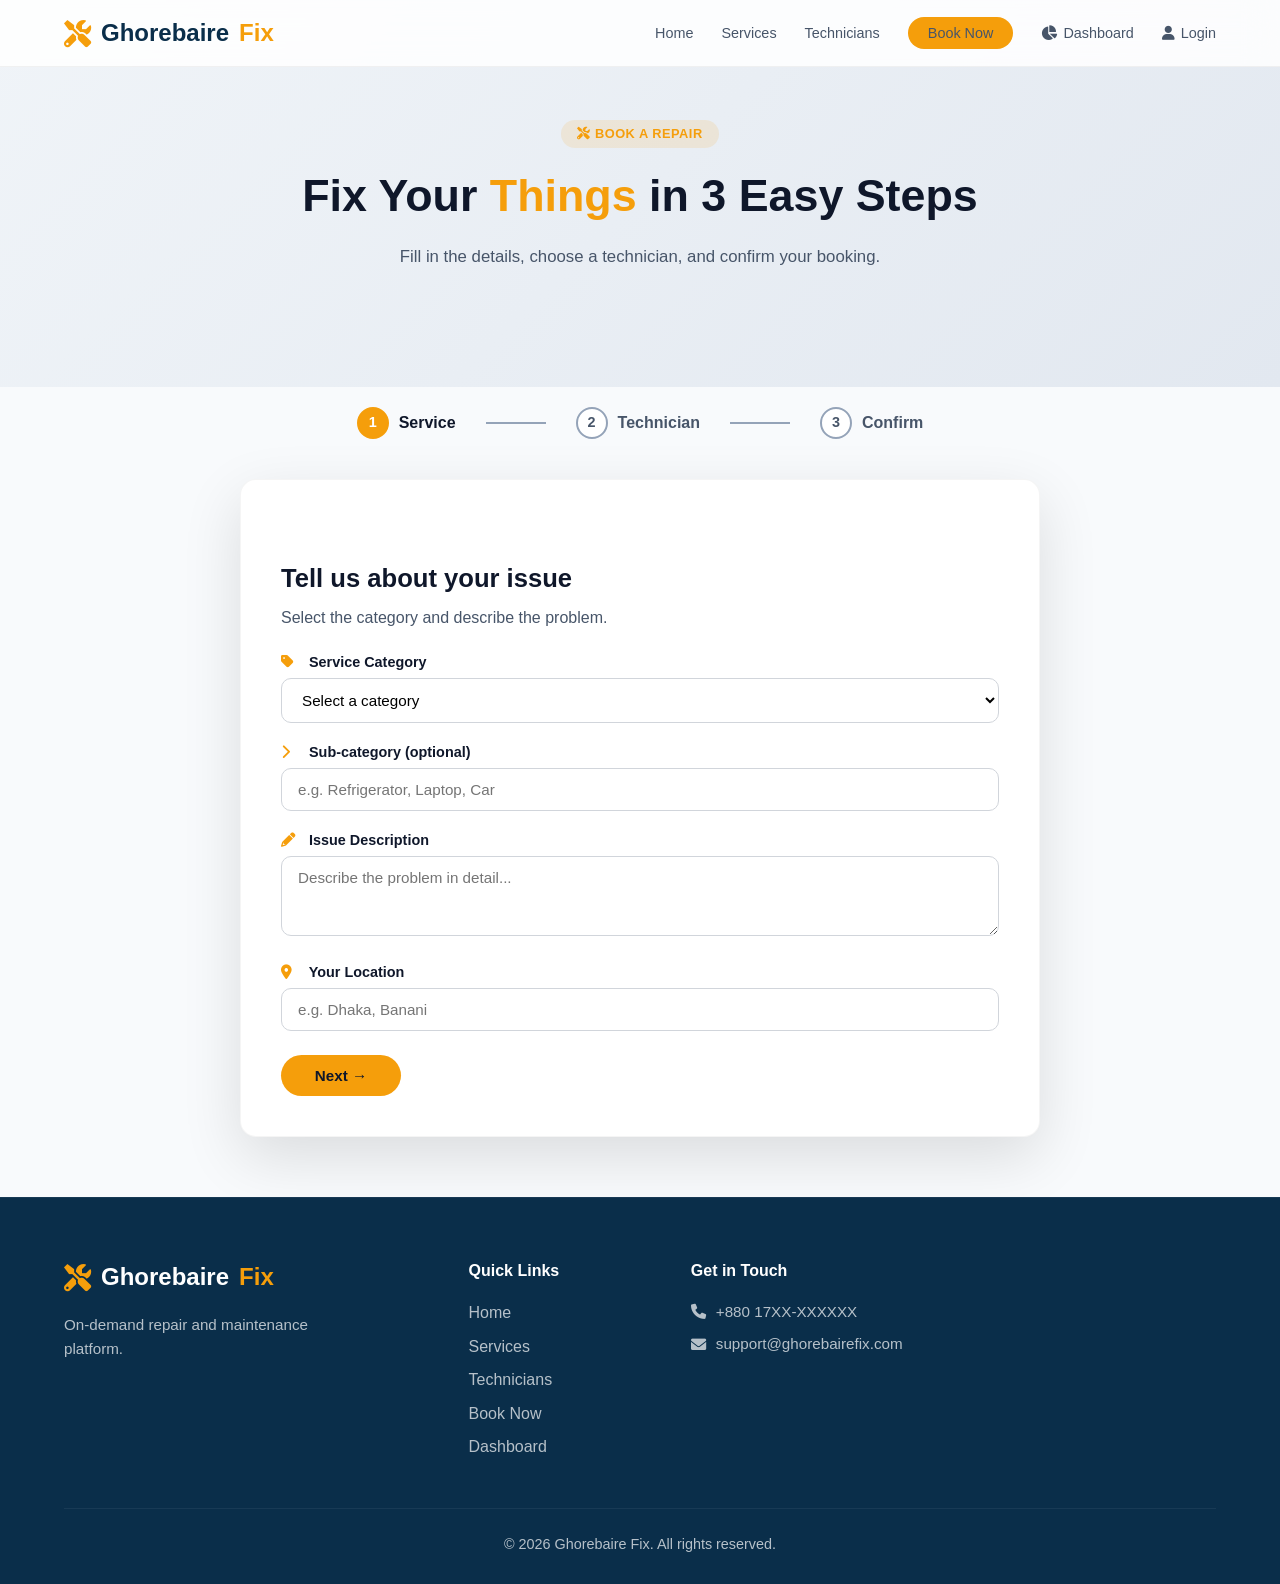
<file: book.html>
<!DOCTYPE html>
<html lang="en">
<head>
    <meta charset="UTF-8" />
    <meta name="viewport" content="width=device-width, initial-scale=1.0" />
    <title>Ghorebaire Fix — Book a Repair</title>
    <link rel="stylesheet" href="https://cdnjs.cloudflare.com/ajax/libs/font-awesome/6.0.0-beta3/css/all.min.css" />
    <link rel="stylesheet" href="style.css" />
</head>
<body>

    <!-- ===== NAVBAR ===== -->
    <nav class="navbar" id="navbar">
        <div class="container">
            <a href="index.html" class="logo"><i class="fas fa-tools"></i> Ghorebaire<span>Fix</span></a>
            <ul class="nav-links" id="navLinks">
                <li><a href="index.html">Home</a></li>
                <li><a href="index.html#services">Services</a></li>
                <li><a href="index.html#technicians">Technicians</a></li> 
                <li><a href="book.html" class="nav-cta">Book Now</a></li>
                <li><a href="dashboard.php" class="nav-dashboard"><i class="fas fa-chart-pie"></i> Dashboard</a></li>
                <li><a href="login.html" class="nav-login"><i class="fas fa-user"></i> Login</a></li>
            </ul>
            <button class="hamburger" id="hamburger"><span></span><span></span><span></span></button>
        </div>
    </nav>

    <!-- ===== HERO ===== -->
    <section class="booking-hero">
        <div class="container">
            <div class="section-header">
                <span class="tag"><i class="fas fa-tools"></i> Book a Repair</span>
                <h1>Fix Your <span>Things</span> in 3 Easy Steps</h1>
                <p>Fill in the details, choose a technician, and confirm your booking.</p>
            </div>
        </div>
    </section>

    <!-- ===== BOOKING FORM ===== -->
    <div class="container">
        <!-- Steps Indicator -->
        <div class="booking-steps">
            <div class="step-indicator active" data-step="1"><span class="step-num">1</span> Service</div>
            <div class="step-line"></div>
            <div class="step-indicator" data-step="2"><span class="step-num">2</span> Technician</div>
            <div class="step-line"></div>
            <div class="step-indicator" data-step="3"><span class="step-num">3</span> Confirm</div>
        </div>

        <div class="booking-content">
            <p id="bookingMessage" class="form-message" role="alert"></p>
            <!-- Step 1 -->
            <div class="form-step active" id="step1">
                <h3>Tell us about your issue</h3>
                <p>Select the category and describe the problem.</p>
                <div class="form-group">
                    <label for="category"><i class="fas fa-tag"></i> Service Category</label>
                    <select id="category" required>
                        <option value="">Select a category</option>
                        <option value="appliance">Home Appliance</option>
                        <option value="electronics">Electronics</option>
                        <option value="vehicle">Vehicle</option>
                        <option value="other">Other</option>
                    </select>
                </div>
                <div class="form-group">
                    <label for="subcategory"><i class="fas fa-chevron-right"></i> Sub-category (optional)</label>
                    <input type="text" id="subcategory" placeholder="e.g. Refrigerator, Laptop, Car" />
                </div>
                <div class="form-group">
                    <label for="description"><i class="fas fa-pencil-alt"></i> Issue Description</label>
                    <textarea id="description" placeholder="Describe the problem in detail..." required></textarea>
                </div>
                <div class="form-group">
                    <label for="location"><i class="fas fa-map-marker-alt"></i> Your Location</label>
                    <input type="text" id="location" placeholder="e.g. Dhaka, Banani" required />
                </div>
                <div class="booking-actions">
                    <button type="button" class="btn btn-primary" id="step1Next">Next →</button>
                </div>
            </div>

            <!-- Step 2 -->
            <div class="form-step" id="step2">
                <h3>Choose a Technician</h3>
                <p>Select from our verified experts near you.</p>
                <div class="tech-selection-grid" id="techGrid"></div>
                <div class="booking-actions">
                    <button type="button" class="btn btn-outline" id="step2Back">← Back</button>
                    <button type="button" class="btn btn-primary" id="step2Next">Next →</button>
                </div>
            </div>

            <!-- Step 3 -->
            <div class="form-step" id="step3">
                <h3>Confirm Your Booking</h3>
                <p>Review your details and confirm.</p>
                <div id="summary">
                    <p><strong>Category:</strong> <span id="summaryCategory"></span></p>
                    <p><strong>Sub-category:</strong> <span id="summarySubcategory"></span></p>
                    <p><strong>Description:</strong> <span id="summaryDescription"></span></p>
                    <p><strong>Location:</strong> <span id="summaryLocation"></span></p>
                    <p><strong>Technician:</strong> <span id="summaryTechnician"></span></p>
                </div>
                <div class="form-group">
                    <label for="bookingDate"><i class="fas fa-calendar-day"></i> Preferred Date</label>
                    <input type="date" id="bookingDate" required />
                </div>
                <div class="form-group">
                    <label for="bookingTime"><i class="fas fa-clock"></i> Preferred Time</label>
                    <input type="time" id="bookingTime" required />
                </div>
                <div class="booking-actions">
                    <button type="button" class="btn btn-outline" id="step3Back">← Back</button>
                    <button type="button" class="btn btn-primary" id="confirmBooking">Confirm Booking</button>
                </div>
            </div>

            <!-- Success -->
            <div id="bookingSuccess" style="display:none; text-align:center; padding:30px 0;">
                <i class="fas fa-check-circle" style="font-size:4rem; color:var(--accent);"></i>
                <h3 style="margin-top:12px;">Booking Confirmed!</h3>
                <p>We've sent a confirmation to your phone. Your technician will be there soon.</p>
                <a href="index.html" class="btn btn-primary" style="margin-top:20px;">Return Home</a>
            </div>
        </div>
    </div>

    <!-- ===== FOOTER ===== -->
    <footer style="margin-top:60px;">
        <div class="container">
            <div class="footer-grid">
                <div class="footer-brand">
                    <a href="index.html" class="logo"><i class="fas fa-tools"></i> Ghorebaire<span>Fix</span></a>
                    <p>On-demand repair and maintenance platform.</p>
                </div>
                <div class="footer-links">
                    <h4>Quick Links</h4>
                    <ul>
                        <li><a href="index.html">Home</a></li>
                        <li><a href="index.html#services">Services</a></li>
                        <li><a href="index.html#technicians">Technicians</a></li>
                        <li><a href="book.html">Book Now</a></li>
                         <li><a href="dashboard.php">Dashboard</a></li>
                    </ul>
                </div>
                <div class="footer-contact">
                    <h4>Get in Touch</h4>
                    <p><i class="fas fa-phone"></i> +880 17XX-XXXXXX</p>
                    <p><i class="fas fa-envelope"></i> support@ghorebairefix.com</p>
                </div>
            </div>
            <div class="footer-bottom"><p>&copy; 2026 Ghorebaire Fix. All rights reserved.</p></div>
        </div>
    </footer>

    <script src="script.js?v=20261108-2"></script>
</body>
</html>
</file>
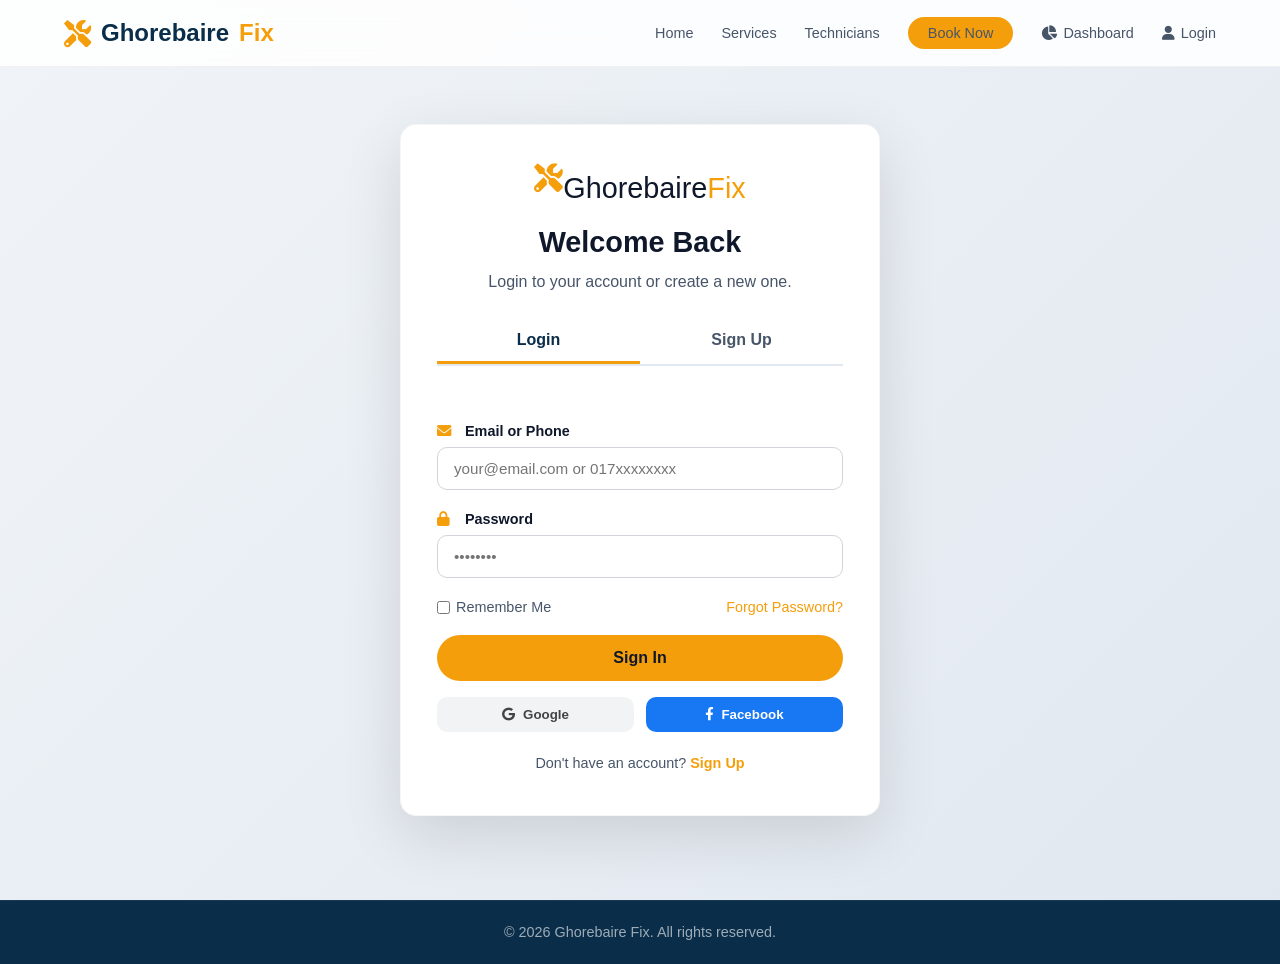
<file: login.html>
<!DOCTYPE html>
<html lang="en">
<head>
    <meta charset="UTF-8" />
    <meta name="viewport" content="width=device-width, initial-scale=1.0" />
    <title>Ghorebaire Fix — Login</title>
    <link rel="stylesheet" href="https://cdnjs.cloudflare.com/ajax/libs/font-awesome/6.0.0-beta3/css/all.min.css" />
    <link rel="stylesheet" href="style.css" />
</head>
<body>

    <!-- ===== NAVBAR ===== -->
    <nav class="navbar" id="navbar">
        <div class="container">
            <a href="index.html" class="logo"><i class="fas fa-tools"></i> Ghorebaire<span>Fix</span></a>
            <ul class="nav-links" id="navLinks">
                <li><a href="index.html">Home</a></li>
                <li><a href="index.html#services">Services</a></li>
                <li><a href="index.html#technicians">Technicians</a></li>
                <li><a href="book.html" class="nav-cta">Book Now</a></li>
                <li><a href="dashboard.php" class="nav-dashboard"><i class="fas fa-chart-pie"></i> Dashboard</a></li>
                <li><a href="login.html" class="nav-login"><i class="fas fa-user"></i> Login</a></li>
            </ul>
            <button class="hamburger" id="hamburger"><span></span><span></span><span></span></button>
        </div>
    </nav>

    <!-- ===== LOGIN PAGE ===== -->
    <div class="login-page">
        <div class="login-container">
            <div class="logo-center">
                <i class="fas fa-tools"></i> Ghorebaire<span style="color:var(--secondary);">Fix</span>
            </div>
            <h2>Welcome Back</h2>
            <p class="subtitle">Login to your account or create a new one.</p>

            <!-- Tabs -->
            <div class="tabs">
                <button class="active" data-tab="loginTab">Login</button>
                <button data-tab="signupTab">Sign Up</button>
            </div>

            <!-- Login Tab -->
            <div class="tab-content active" id="loginTab">
                <form id="loginForm">
                    <p id="loginMessage" class="form-message" role="alert"></p>
                    <div class="form-group">
                        <label for="loginEmail"><i class="fas fa-envelope"></i> Email or Phone</label>
                        <input type="text" id="loginEmail" name="email" placeholder="your@email.com or 017xxxxxxxx" required />
                    </div>
                    <div class="form-group">
                        <label for="loginPassword"><i class="fas fa-lock"></i> Password</label>
                        <input type="password" id="loginPassword" name="password" placeholder="••••••••" required />
                    </div>
                    <div class="form-options">
                        <label><input type="checkbox" /> Remember Me</label>
                        <a href="#" style="color:var(--secondary);font-size:0.9rem;">Forgot Password?</a>
                    </div>
                    <button type="submit" class="btn btn-primary btn-block">Sign In</button>
                </form>
                <div class="social-login">
                    <button class="social-btn google"><i class="fab fa-google"></i> Google</button>
                    <button class="social-btn facebook"><i class="fab fa-facebook-f"></i> Facebook</button>
                </div>
            </div>

            <!-- Signup Tab -->
            <div class="tab-content" id="signupTab">
                <form id="signupForm" enctype="multipart/form-data">
                    <p id="signupMessage" class="form-message" role="alert"></p>
                    <div class="form-group">
                        <label for="signupName"><i class="fas fa-user"></i> Full Name</label>
                        <input type="text" id="signupName" name="full_name" placeholder="John Doe" required />
                    </div>
                    <div class="form-group">
                        <label for="signupEmail"><i class="fas fa-envelope"></i> Email</label>
                        <input type="email" id="signupEmail" name="email" placeholder="your@email.com" required />
                    </div>
                    <div class="form-group">
                        <label for="signupPhone"><i class="fas fa-phone"></i> Phone</label>
                        <input type="tel" id="signupPhone" name="phone" placeholder="017xxxxxxxx" required />
                    </div>
                    <div class="form-group">
                        <label for="signupPassword"><i class="fas fa-lock"></i> Password</label>
                        <input type="password" id="signupPassword" name="password" minlength="8" placeholder="At least 8 characters" required />
                    </div>
                    <div class="form-group">
                        <label for="signupConfirmPassword"><i class="fas fa-lock"></i> Confirm Password</label>
                        <input type="password" id="signupConfirmPassword" name="confirm_password" minlength="8" placeholder="Enter password again" required />
                    </div>
                    <div class="form-group">
                        <label for="signupRole"><i class="fas fa-user-tag"></i> I am a</label>
                        <select id="signupRole" name="role" required>
                            <option value="customer">Customer</option>
                            <option value="technician">Technician</option>
                            <option value="admin">Administrator</option>
                        </select>
                    </div>
                    <div id="adminSignupFields" style="display:none;">
                        <div class="form-group">
                            <label for="adminCode"><i class="fas fa-shield-alt"></i> Administrator Registration Code</label>
                            <input type="password" id="adminCode" name="admin_code" placeholder="Enter the code provided by the website owner" />
                        </div>
                        <p class="workflow-muted" style="font-size:.9rem">Administrator registration requires a private code configured by the website owner.</p>
                    </div>
                    <div id="technicianSignupFields" style="display:none;">
                        <div class="form-group"><label for="professionalTitle"><i class="fas fa-tools"></i> Specialty</label><input type="text" id="professionalTitle" name="professional_title" placeholder="e.g. AC and refrigerator repair" /></div>
                        <div class="form-group"><label for="experienceYears"><i class="fas fa-briefcase"></i> Experience (years)</label><input type="number" id="experienceYears" name="experience_years" min="0" max="60" value="0" /></div>
                        <div class="form-group"><label for="serviceAreas"><i class="fas fa-map-marker-alt"></i> Service Areas</label><input type="text" id="serviceAreas" name="service_areas" placeholder="e.g. Banani, Gulshan, Dhaka" /></div>
                        <div class="form-group"><label for="documentType"><i class="fas fa-id-card"></i> Verification Document Type</label><select id="documentType" name="document_type"><option value="national_id">National ID (NID)</option><option value="trade_license">Trade License</option><option value="certificate">Certificate</option><option value="experience_proof">Experience Proof</option><option value="other">Other</option></select></div>
                        <div class="form-group"><label for="verificationDocument"><i class="fas fa-file-upload"></i> Upload Verification Document (PDF/JPG/PNG, max 5 MB)</label><input type="file" id="verificationDocument" name="verification_document" accept=".pdf,.jpg,.jpeg,.png,application/pdf,image/jpeg,image/png" /></div>
                        <p class="workflow-muted" style="font-size:.9rem">Your technician account will remain Pending until an administrator reviews your document.</p>
                    </div>
                    <button type="submit" class="btn btn-primary btn-block">Create Account</button>
                </form>
            </div>

            <div class="login-footer">
                <span id="footerMessage">Don't have an account? <a id="switchToSignup">Sign Up</a></span>
            </div>
        </div>
    </div>

    <!-- ===== FOOTER ===== -->
    <footer style="margin-top:0; padding:20px 0; background:var(--primary); color:rgba(255,255,255,0.6);">
        <div class="container">
            <div class="footer-bottom" style="border-top:0; padding-top:0;">
                <p>&copy; 2026 Ghorebaire Fix. All rights reserved.</p>
            </div>
        </div>
    </footer>

    <script src="script.js"></script>
</body>
</html>
</file>
<file: style.css>
/* ===== RESET & BASE ===== */
* {
    margin: 0;
    padding: 0;
    box-sizing: border-box;
}

:root {
    --primary: #0a2e4a;
    --primary-light: #1a4b6d;
    --secondary: #f59e0b;
    --secondary-light: #fbbf24;
    --accent: #10b981;
    --bg-light: #f8fafc;
    --bg-white: #ffffff;
    --text-dark: #0f172a;
    --text-muted: #475569;
    --text-light: #94a3b8;
    --shadow: 0 10px 40px rgba(0, 0, 0, 0.07);
    --shadow-hover: 0 20px 60px rgba(0, 0, 0, 0.12);
    --radius: 16px;
    --radius-sm: 10px;
    --transition: 0.3s cubic-bezier(0.4, 0, 0.2, 1);
}

html {
    scroll-behavior: smooth;
}

body {
    font-family: 'Inter', -apple-system, BlinkMacSystemFont, 'Segoe UI', Roboto, Helvetica, Arial, sans-serif;
    background: var(--bg-light);
    color: var(--text-dark);
    line-height: 1.6;
    overflow-x: hidden;
}

a {
    text-decoration: none;
    color: inherit;
}

.container {
    max-width: 1200px;
    margin: 0 auto;
    padding: 0 24px;
}

/* ===== SCROLLBAR ===== */
::-webkit-scrollbar {
    width: 8px;
}
::-webkit-scrollbar-track {
    background: var(--bg-light);
}
::-webkit-scrollbar-thumb {
    background: var(--primary);
    border-radius: 10px;
}

/* ===== BUTTONS ===== */
.btn {
    display: inline-flex;
    align-items: center;
    gap: 8px;
    padding: 12px 28px;
    border-radius: 50px;
    font-weight: 600;
    font-size: 0.95rem;
    border: none;
    cursor: pointer;
    transition: var(--transition);
    background: var(--primary);
    color: #fff;
}
.btn:hover {
    transform: translateY(-2px);
    box-shadow: 0 12px 30px rgba(10, 46, 74, 0.25);
}
.btn-primary {
    background: var(--secondary);
    color: #0f172a;
}
.btn-primary:hover {
    background: var(--secondary-light);
    box-shadow: 0 12px 30px rgba(245, 158, 11, 0.35);
}
.btn-outline {
    background: transparent;
    border: 2px solid var(--primary);
    color: var(--primary);
}
.btn-outline:hover {
    background: var(--primary);
    color: #fff;
    box-shadow: 0 12px 30px rgba(10, 46, 74, 0.15);
}
.btn-block {
    width: 100%;
    justify-content: center;
    padding: 14px;
    font-size: 1rem;
}
.btn-sm {
    padding: 8px 20px;
    font-size: 0.85rem;
}

/* ===== NAVBAR ===== */
.navbar {
    position: fixed;
    top: 0;
    left: 0;
    right: 0;
    z-index: 1000;
    background: rgba(255, 255, 255, 0.85);
    backdrop-filter: blur(16px);
    -webkit-backdrop-filter: blur(16px);
    border-bottom: 1px solid rgba(0, 0, 0, 0.05);
    padding: 14px 0;
    transition: var(--transition);
}
.navbar.scrolled {
    box-shadow: 0 4px 30px rgba(0, 0, 0, 0.06);
}
.navbar .container {
    display: flex;
    align-items: center;
    justify-content: space-between;
}

.logo {
    display: flex;
    align-items: center;
    gap: 10px;
    font-weight: 800;
    font-size: 1.5rem;
    color: var(--primary);
}
.logo i {
    color: var(--secondary);
    font-size: 1.7rem;
}
.logo span {
    color: var(--secondary);
}

.nav-links {
    display: flex;
    align-items: center;
    gap: 28px;
    list-style: none;
}
.nav-links a {
    font-size: 0.9rem;
    font-weight: 500;
    color: var(--text-muted);
    transition: var(--transition);
    position: relative;
}
.nav-links a::after {
    content: '';
    position: absolute;
    bottom: -4px;
    left: 0;
    width: 0;
    height: 2px;
    background: var(--secondary);
    transition: var(--transition);
}
.nav-links a:hover {
    color: var(--primary);
}
.nav-links a:hover::after {
    width: 100%;
}
.nav-cta {
    padding: 8px 20px;
    border-radius: 50px;
    background: var(--secondary);
    color: #0f172a;
    font-weight: 600;
    transition: var(--transition);
}
.nav-cta:hover {
    background: var(--secondary-light);
    transform: translateY(-1px);
}
.nav-cta::after {
    display: none !important;
}
.nav-login {
    display: flex;
    align-items: center;
    gap: 6px;
}
.nav-login i {
    font-size: 0.9rem;
}

.hamburger {
    display: none;
    flex-direction: column;
    gap: 5px;
    cursor: pointer;
    background: none;
    border: none;
    padding: 4px;
}
.hamburger span {
    display: block;
    width: 26px;
    height: 2.5px;
    background: var(--primary);
    border-radius: 10px;
    transition: var(--transition);
}

/* ===== HERO ===== */
.hero {
    padding: 140px 0 80px;
    background: linear-gradient(135deg, #f0f4f8 0%, #e2e8f0 100%);
    position: relative;
    overflow: hidden;
}
.hero::before {
    content: '';
    position: absolute;
    top: -30%;
    right: -10%;
    width: 600px;
    height: 600px;
    background: radial-gradient(circle, rgba(245, 158, 11, 0.10) 0%, transparent 70%);
    border-radius: 50%;
    pointer-events: none;
}
.hero .container {
    display: grid;
    grid-template-columns: 1fr 1fr;
    gap: 60px;
    align-items: center;
    position: relative;
    z-index: 2;
}

.hero-content .hero-tag {
    display: inline-block;
    background: rgba(245, 158, 11, 0.15);
    color: var(--secondary);
    font-weight: 600;
    font-size: 0.8rem;
    padding: 4px 16px;
    border-radius: 50px;
    letter-spacing: 0.5px;
    text-transform: uppercase;
    margin-bottom: 16px;
}
.hero-content h1 {
    font-size: 3.3rem;
    font-weight: 800;
    line-height: 1.15;
    margin-bottom: 16px;
}
.hero-content h1 .highlight {
    color: var(--secondary);
}
.hero-content p {
    font-size: 1.15rem;
    color: var(--text-muted);
    max-width: 480px;
    margin-bottom: 32px;
}
.hero-buttons {
    display: flex;
    flex-wrap: wrap;
    gap: 14px;
}
.hero-stats {
    display: flex;
    gap: 40px;
    margin-top: 40px;
    padding-top: 32px;
    border-top: 1px solid rgba(0, 0, 0, 0.06);
}
.hero-stats .stat h3 {
    font-size: 1.8rem;
    font-weight: 800;
    color: var(--primary);
}
.hero-stats .stat p {
    font-size: 0.85rem;
    color: var(--text-muted);
    margin: 0;
}

.hero-visual {
    display: flex;
    justify-content: center;
    align-items: center;
}
.hero-card {
    background: var(--bg-white);
    padding: 40px 36px;
    border-radius: var(--radius);
    box-shadow: var(--shadow-hover);
    width: 100%;
    max-width: 420px;
    border: 1px solid rgba(0, 0, 0, 0.04);
}
.hero-card .card-badge {
    display: inline-block;
    background: var(--secondary);
    padding: 4px 16px;
    border-radius: 50px;
    font-size: 0.75rem;
    font-weight: 600;
    color: #0f172a;
    margin-bottom: 16px;
}
.hero-card h3 {
    font-size: 1.3rem;
    margin-bottom: 6px;
}
.hero-card p {
    color: var(--text-muted);
    font-size: 0.95rem;
    margin-bottom: 20px;
}
.hero-card .demo-steps {
    display: flex;
    flex-direction: column;
    gap: 12px;
}
.hero-card .step {
    display: flex;
    align-items: center;
    gap: 14px;
    padding: 10px 14px;
    background: var(--bg-light);
    border-radius: var(--radius-sm);
    font-size: 0.9rem;
}
.hero-card .step i {
    color: var(--secondary);
    font-size: 1.1rem;
    width: 24px;
    text-align: center;
}

/* ===== SECTION COMMON ===== */
section {
    padding: 80px 0;
}
.section-header {
    text-align: center;
    max-width: 700px;
    margin: 0 auto 56px;
}
.section-header .tag {
    display: inline-block;
    background: rgba(245, 158, 11, 0.12);
    color: var(--secondary);
    font-weight: 600;
    font-size: 0.8rem;
    padding: 4px 16px;
    border-radius: 50px;
    letter-spacing: 0.5px;
    text-transform: uppercase;
    margin-bottom: 12px;
}
.section-header h2 {
    font-size: 2.5rem;
    font-weight: 800;
    line-height: 1.2;
}
.section-header h2 span {
    color: var(--secondary);
}
.section-header p {
    color: var(--text-muted);
    font-size: 1.05rem;
    margin-top: 12px;
}
.bg-light {
    background: var(--bg-white);
}

/* ===== SERVICES ===== */
#services {
    background: var(--bg-white);
}
.services-grid {
    display: grid;
    grid-template-columns: repeat(auto-fit, minmax(260px, 1fr));
    gap: 28px;
}
.service-card {
    background: var(--bg-light);
    padding: 36px 28px;
    border-radius: var(--radius);
    text-align: center;
    transition: var(--transition);
    border: 1px solid transparent;
}
.service-card:hover {
    transform: translateY(-6px);
    border-color: rgba(245, 158, 11, 0.2);
    box-shadow: var(--shadow-hover);
}
.service-card .icon {
    font-size: 2.8rem;
    color: var(--secondary);
    margin-bottom: 16px;
}
.service-card h4 {
    font-size: 1.3rem;
    font-weight: 700;
    margin-bottom: 8px;
}
.service-card p {
    color: var(--text-muted);
    font-size: 0.95rem;
    margin-bottom: 16px;
}
.service-link {
    font-weight: 600;
    color: var(--secondary);
    transition: var(--transition);
    display: inline-flex;
    align-items: center;
    gap: 6px;
}
.service-link:hover {
    color: var(--primary);
    gap: 12px;
}

/* ===== TECHNICIANS ===== */
#technicians {
    background: var(--bg-light);
}
.technicians-grid {
    display: grid;
    grid-template-columns: repeat(auto-fit, minmax(260px, 1fr));
    gap: 28px;
}
.technician-card {
    background: var(--bg-white);
    border-radius: var(--radius);
    overflow: hidden;
    box-shadow: var(--shadow);
    transition: var(--transition);
    border: 1px solid rgba(0, 0, 0, 0.04);
    display: flex;
    flex-direction: column;
}
.technician-card:hover {
    transform: translateY(-6px);
    box-shadow: var(--shadow-hover);
}
.technician-card .tech-photo {
    width: 100%;
    aspect-ratio: 1/1;
    overflow: hidden;
    background: var(--bg-light);
}
.technician-card .tech-photo img {
    width: 100%;
    height: 100%;
    object-fit: cover;
    transition: var(--transition);
}
.technician-card:hover .tech-photo img {
    transform: scale(1.05);
}
.technician-card .tech-info {
    padding: 20px 20px 24px;
    display: flex;
    flex-direction: column;
    gap: 6px;
}
.technician-card .tech-info h4 {
    font-size: 1.15rem;
    font-weight: 700;
    margin-bottom: 0;
}
.technician-card .tech-specialty {
    font-size: 0.9rem;
    color: var(--secondary);
    font-weight: 500;
    display: flex;
    align-items: center;
    gap: 6px;
}
.technician-card .tech-rating {
    display: flex;
    align-items: center;
    gap: 6px;
    font-size: 0.85rem;
    color: var(--secondary);
}
.technician-card .tech-rating span {
    color: var(--text-muted);
    font-weight: 400;
}
.technician-card .tech-meta {
    display: flex;
    flex-wrap: wrap;
    gap: 12px;
    font-size: 0.85rem;
    color: var(--text-muted);
    margin: 4px 0 10px;
}
.technician-card .tech-meta i {
    width: 16px;
    color: var(--primary-light);
}
.technician-card .btn {
    align-self: flex-start;
    margin-top: 4px;
}

/* ===== TESTIMONIALS ===== */
#testimonials {
    background: var(--bg-light);
}
.testimonials-grid {
    display: grid;
    grid-template-columns: repeat(auto-fit, minmax(280px, 1fr));
    gap: 28px;
}
.testimonial-card {
    background: var(--bg-white);
    padding: 32px 28px;
    border-radius: var(--radius);
    box-shadow: var(--shadow);
    transition: var(--transition);
    border: 1px solid rgba(0, 0, 0, 0.04);
}
.testimonial-card:hover {
    transform: translateY(-4px);
    box-shadow: var(--shadow-hover);
}
.testimonial-card .stars {
    color: var(--secondary);
    margin-bottom: 12px;
    letter-spacing: 2px;
}
.testimonial-card p {
    color: var(--text-dark);
    font-style: italic;
    margin-bottom: 20px;
}
.testimonial-card .customer {
    display: flex;
    align-items: center;
    gap: 14px;
}
.testimonial-card .customer .avatar {
    width: 48px;
    height: 48px;
    border-radius: 50%;
    background: var(--primary);
    color: #fff;
    display: flex;
    align-items: center;
    justify-content: center;
    font-weight: 700;
    font-size: 1.1rem;
    flex-shrink: 0;
}
.testimonial-card .customer h4 {
    font-weight: 700;
    font-size: 1rem;
}
.testimonial-card .customer span {
    font-size: 0.85rem;
    color: var(--text-muted);
}

/* ===== GLOBAL FORM STYLES ===== */
.form-group {
    margin-bottom: 18px;
}
.form-group label {
    display: block;
    font-weight: 600;
    font-size: 0.9rem;
    margin-bottom: 4px;
    color: var(--text-dark);
}
.form-group label i {
    color: var(--secondary);
    margin-right: 6px;
    width: 18px;
}
.form-group input,
.form-group select,
.form-group textarea {
    width: 100%;
    padding: 12px 16px;
    border: 1px solid #d1d5db;
    border-radius: var(--radius-sm);
    font-family: inherit;
    font-size: 0.95rem;
    background: var(--bg-white);
    transition: var(--transition);
    outline: none;
}
.form-group input:focus,
.form-group select:focus,
.form-group textarea:focus {
    border-color: var(--secondary);
    box-shadow: 0 0 0 4px rgba(245, 158, 11, 0.12);
}
.form-group textarea {
    resize: vertical;
    min-height: 80px;
}
.form-options {
    display: flex;
    justify-content: space-between;
    align-items: center;
    margin-bottom: 16px;
}
.form-options label {
    font-size: 0.9rem;
    color: var(--text-muted);
    display: flex;
    align-items: center;
    gap: 6px;
}

/* ===== BOOKING PAGE ===== */
.booking-hero {
    padding: 120px 0 60px;
    background: linear-gradient(135deg, #f0f4f8 0%, #e2e8f0 100%);
}
.booking-hero h1 {
    font-size: 2.8rem;
    font-weight: 800;
}
.booking-hero h1 span {
    color: var(--secondary);
}

.booking-steps {
    display: flex;
    justify-content: center;
    gap: 30px;
    margin-top: 20px;
    flex-wrap: wrap;
}
.booking-steps .step-indicator {
    display: flex;
    align-items: center;
    gap: 10px;
    font-weight: 600;
    color: var(--text-muted);
}
.booking-steps .step-indicator .step-num {
    display: inline-flex;
    align-items: center;
    justify-content: center;
    width: 32px;
    height: 32px;
    border-radius: 50%;
    background: var(--bg-white);
    border: 2px solid var(--text-light);
    font-size: 0.9rem;
    color: var(--text-muted);
    transition: var(--transition);
}
.booking-steps .step-indicator.active .step-num {
    background: var(--secondary);
    border-color: var(--secondary);
    color: #fff;
}
.booking-steps .step-indicator.active {
    color: var(--text-dark);
}
.booking-steps .step-line {
    width: 60px;
    height: 2px;
    background: var(--text-light);
    align-self: center;
}

.booking-content {
    max-width: 800px;
    margin: 40px auto 0;
    background: var(--bg-white);
    padding: 40px;
    border-radius: var(--radius);
    box-shadow: var(--shadow-hover);
    border: 1px solid rgba(0, 0, 0, 0.04);
}
.booking-content .form-step {
    display: none;
}
.booking-content .form-step.active {
    display: block;
}
.booking-content .form-step h3 {
    font-size: 1.6rem;
    font-weight: 700;
    margin-bottom: 6px;
}
.booking-content .form-step p {
    color: var(--text-muted);
    margin-bottom: 20px;
}

.tech-selection-grid {
    display: grid;
    grid-template-columns: repeat(auto-fit, minmax(180px, 1fr));
    gap: 16px;
    margin-bottom: 20px;
}
.tech-option {
    padding: 16px;
    border: 2px solid #e2e8f0;
    border-radius: var(--radius-sm);
    text-align: center;
    cursor: pointer;
    transition: var(--transition);
}
.tech-option:hover {
    border-color: var(--secondary);
}
.tech-option.selected {
    border-color: var(--secondary);
    background: rgba(245, 158, 11, 0.05);
}
.tech-option img {
    width: 60px;
    height: 60px;
    border-radius: 50%;
    object-fit: cover;
    margin-bottom: 8px;
}
.tech-option h5 {
    font-weight: 700;
    margin-bottom: 2px;
}
.tech-option .rating {
    font-size: 0.85rem;
    color: var(--secondary);
}
.tech-option small {
    color: var(--text-muted);
    font-size: 0.8rem;
}

.booking-actions {
    display: flex;
    gap: 16px;
    margin-top: 24px;
    justify-content: space-between;
}
.booking-actions .btn {
    min-width: 120px;
    justify-content: center;
}

#summary {
    background: var(--bg-light);
    padding: 16px 20px;
    border-radius: var(--radius-sm);
    margin-bottom: 20px;
}
#summary p {
    margin-bottom: 6px;
    font-size: 0.95rem;
}
#summary p strong {
    color: var(--text-dark);
}
#summary p span {
    color: var(--text-muted);
}

/* ===== LOGIN PAGE ===== */
.login-page {
    min-height: 100vh;
    display: flex;
    align-items: center;
    justify-content: center;
    background: linear-gradient(135deg, #f0f4f8 0%, #e2e8f0 100%);
    padding: 100px 20px 60px;
}
.login-container {
    background: var(--bg-white);
    border-radius: var(--radius);
    box-shadow: var(--shadow-hover);
    width: 100%;
    max-width: 480px;
    padding: 40px 36px;
    border: 1px solid rgba(0, 0, 0, 0.04);
}
.login-container .logo-center {
    display: flex;
    justify-content: center;
    font-size: 1.8rem;
    margin-bottom: 8px;
}
.login-container .logo-center i {
    color: var(--secondary);
}
.login-container h2 {
    text-align: center;
    font-size: 1.8rem;
    font-weight: 700;
    margin-bottom: 4px;
}
.login-container .subtitle {
    text-align: center;
    color: var(--text-muted);
    margin-bottom: 24px;
}

.tabs {
    display: flex;
    border-bottom: 2px solid #e2e8f0;
    margin-bottom: 24px;
}
.tabs button {
    flex: 1;
    background: none;
    border: none;
    padding: 12px 0;
    font-weight: 600;
    font-size: 1rem;
    color: var(--text-muted);
    cursor: pointer;
    transition: var(--transition);
    border-bottom: 3px solid transparent;
}
.tabs button.active {
    color: var(--primary);
    border-bottom-color: var(--secondary);
}
.tab-content {
    display: none;
}
.tab-content.active {
    display: block;
}

.social-login {
    display: flex;
    gap: 12px;
    margin-top: 16px;
}
.social-login .social-btn {
    flex: 1;
    padding: 10px;
    border: none;
    border-radius: var(--radius-sm);
    font-weight: 600;
    cursor: pointer;
    transition: var(--transition);
    display: flex;
    align-items: center;
    justify-content: center;
    gap: 8px;
}
.social-login .social-btn.google {
    background: #f1f3f4;
    color: #444;
}
.social-login .social-btn.google:hover {
    background: #e8eaed;
}
.social-login .social-btn.facebook {
    background: #1877f2;
    color: #fff;
}
.social-login .social-btn.facebook:hover {
    background: #1664d6;
}

.login-footer {
    text-align: center;
    margin-top: 20px;
    font-size: 0.9rem;
    color: var(--text-muted);
}
.login-footer a {
    color: var(--secondary);
    font-weight: 600;
    cursor: pointer;
}
.login-footer a:hover {
    text-decoration: underline;
}

/* ===== FOOTER ===== */
footer {
    background: var(--primary);
    color: rgba(255, 255, 255, 0.7);
    padding: 60px 0 28px;
    border-top: 1px solid rgba(255, 255, 255, 0.06);
}
footer .logo {
    color: #fff;
}
footer .logo i {
    color: var(--secondary);
}
footer .logo span {
    color: var(--secondary);
}
.footer-grid {
    display: grid;
    grid-template-columns: 2fr 1fr 1fr 1.5fr;
    gap: 40px;
    margin-bottom: 40px;
}
.footer-brand p {
    margin: 16px 0;
    max-width: 300px;
    font-size: 0.95rem;
}
.social-links {
    display: flex;
    gap: 14px;
}
.social-links a {
    display: inline-flex;
    align-items: center;
    justify-content: center;
    width: 40px;
    height: 40px;
    border-radius: 50%;
    background: rgba(255, 255, 255, 0.06);
    color: #fff;
    transition: var(--transition);
}
.social-links a:hover {
    background: var(--secondary);
    color: #0f172a;
}
.footer-links h4,
.footer-contact h4 {
    color: #fff;
    font-weight: 700;
    margin-bottom: 16px;
}
.footer-links ul {
    list-style: none;
}
.footer-links ul li {
    margin-bottom: 8px;
}
.footer-links ul li a:hover {
    color: #fff;
}
.footer-contact p {
    display: flex;
    align-items: center;
    gap: 10px;
    margin-bottom: 8px;
    font-size: 0.95rem;
}
.footer-bottom {
    border-top: 1px solid rgba(255, 255, 255, 0.06);
    padding-top: 24px;
    text-align: center;
    font-size: 0.9rem;
}

/* ===== RESPONSIVE ===== */
@media (max-width: 992px) {
    .hero .container {
        grid-template-columns: 1fr;
        text-align: center;
    }
    .hero-content p {
        margin-left: auto;
        margin-right: auto;
    }
    .hero-buttons {
        justify-content: center;
    }
    .hero-stats {
        justify-content: center;
    }
    .hero-card {
        max-width: 100%;
    }
    .footer-grid {
        grid-template-columns: 1fr 1fr;
        gap: 30px;
    }
    .booking-steps {
        gap: 10px;
    }
    .booking-steps .step-line {
        width: 20px;
    }
}

@media (max-width: 768px) {
    .nav-links {
        display: none;
        flex-direction: column;
        background: var(--bg-white);
        position: absolute;
        top: 100%;
        left: 0;
        right: 0;
        padding: 24px 28px;
        box-shadow: var(--shadow-hover);
        border-radius: 0 0 var(--radius) var(--radius);
        gap: 16px;
        border-top: 1px solid rgba(0, 0, 0, 0.04);
    }
    .nav-links.open {
        display: flex;
    }
    .hamburger {
        display: flex;
    }
    .hero-content h1 {
        font-size: 2.2rem;
    }
    .section-header h2 {
        font-size: 1.8rem;
    }
    .hero-stats {
        flex-wrap: wrap;
        gap: 20px;
    }
    .footer-grid {
        grid-template-columns: 1fr;
        text-align: center;
    }
    .footer-brand p {
        margin-left: auto;
        margin-right: auto;
    }
    .social-links {
        justify-content: center;
    }
    .footer-contact p {
        justify-content: center;
    }
    .technicians-grid {
        grid-template-columns: repeat(auto-fit, minmax(220px, 1fr));
    }
    .booking-content {
        padding: 24px;
    }
    .tech-selection-grid {
        grid-template-columns: 1fr 1fr;
    }
    .login-container {
        padding: 28px 20px;
    }
    .social-login {
        flex-direction: column;
    }
}

@media (max-width: 480px) {
    .hero {
        padding: 120px 0 60px;
    }
    .hero-content h1 {
        font-size: 1.8rem;
    }
    .btn {
        padding: 10px 20px;
        font-size: 0.85rem;
    }
    .container {
        padding: 0 16px;
    }
    .services-grid,
    .testimonials-grid,
    .technicians-grid {
        grid-template-columns: 1fr;
    }
    .technician-card .tech-photo {
        aspect-ratio: 4/3;
    }
    .tech-selection-grid {
        grid-template-columns: 1fr;
    }
    .booking-actions {
        flex-direction: column;
        gap: 10px;
    }
    .booking-actions .btn {
        min-width: auto;
        width: 100%;
    }
}
/* ===== DASHBOARD PAGE ===== */
.dashboard-hero {
    padding: 120px 0 40px;
    background: linear-gradient(135deg, #f0f4f8 0%, #e2e8f0 100%);
    border-bottom: 1px solid rgba(0,0,0,0.04);
}
.dashboard-header {
    display: flex;
    align-items: center;
    justify-content: space-between;
    flex-wrap: wrap;
    gap: 20px;
}
.tech-profile {
    display: flex;
    align-items: center;
    gap: 20px;
}
.tech-avatar {
    width: 80px;
    height: 80px;
    border-radius: 50%;
    object-fit: cover;
    border: 3px solid var(--secondary);
}
.tech-profile h1 {
    font-size: 1.8rem;
    font-weight: 700;
}
.tech-profile p {
    color: var(--text-muted);
    margin: 4px 0 6px;
}
.availability-badge {
    display: inline-flex;
    align-items: center;
    gap: 6px;
    padding: 4px 14px;
    border-radius: 50px;
    font-size: 0.85rem;
    font-weight: 600;
}
.availability-badge.available {
    background: rgba(16, 185, 129, 0.15);
    color: var(--accent);
}
.availability-badge.unavailable {
    background: rgba(239, 68, 68, 0.15);
    color: #ef4444;
}
.availability-badge i {
    font-size: 0.6rem;
}
.header-actions {
    display: flex;
    gap: 12px;
}

/* Stats */
.stats-section {
    padding: 30px 0 10px;
    background: var(--bg-white);
}
.stats-grid {
    display: grid;
    grid-template-columns: repeat(auto-fit, minmax(180px, 1fr));
    gap: 20px;
}
.stat-card {
    background: var(--bg-light);
    padding: 20px 24px;
    border-radius: var(--radius);
    display: flex;
    align-items: center;
    gap: 16px;
    box-shadow: var(--shadow);
    transition: var(--transition);
    border: 1px solid rgba(0,0,0,0.04);
}
.stat-card:hover {
    transform: translateY(-3px);
    box-shadow: var(--shadow-hover);
}
.stat-icon {
    font-size: 2rem;
    color: var(--secondary);
    width: 48px;
    text-align: center;
}
.stat-content {
    display: flex;
    flex-direction: column;
}
.stat-value {
    font-size: 1.8rem;
    font-weight: 800;
    color: var(--primary);
    line-height: 1.2;
}
.stat-label {
    font-size: 0.85rem;
    color: var(--text-muted);
}

/* Bookings Table */
.bookings-section {
    background: var(--bg-light);
    padding: 40px 0 80px;
}
.bookings-table-wrapper {
    overflow-x: auto;
    background: var(--bg-white);
    border-radius: var(--radius);
    box-shadow: var(--shadow);
    padding: 4px 0;
}
.bookings-table {
    width: 100%;
    border-collapse: collapse;
    font-size: 0.95rem;
}
.bookings-table th {
    background: var(--bg-light);
    text-align: left;
    padding: 14px 20px;
    font-weight: 600;
    color: var(--text-muted);
    border-bottom: 2px solid #e2e8f0;
}
.bookings-table td {
    padding: 16px 20px;
    border-bottom: 1px solid #f1f5f9;
    vertical-align: middle;
}
.bookings-table tr:last-child td {
    border-bottom: none;
}
.bookings-table td small {
    color: var(--text-muted);
    font-size: 0.8rem;
}
.status-badge {
    display: inline-block;
    padding: 4px 14px;
    border-radius: 50px;
    font-size: 0.8rem;
    font-weight: 600;
}
.status-badge.pending {
    background: rgba(245, 158, 11, 0.15);
    color: var(--secondary);
}
.status-badge.in-progress {
    background: rgba(59, 130, 246, 0.15);
    color: #3b82f6;
}
.status-badge.accepted {
    background: rgba(16, 185, 129, 0.15);
    color: var(--accent);
}
.status-badge.completed {
    background: rgba(107, 114, 128, 0.15);
    color: #6b7280;
}
.bookings-table .btn-sm {
    padding: 4px 12px;
    font-size: 0.75rem;
    margin: 2px;
}
.accept-btn {
    background: var(--accent);
    color: #fff;
}
.accept-btn:hover {
    background: #059669;
}
.reject-btn {
    background: #ef4444;
    color: #fff;
}
.reject-btn:hover {
    background: #dc2626;
}
.complete-btn {
    background: #3b82f6;
    color: #fff;
}
.complete-btn:hover {
    background: #2563eb;
}
.start-btn {
    background: var(--secondary);
    color: #0f172a;
}
.start-btn:hover {
    background: var(--secondary-light);
}
.cancel-btn {
    background: #6b7280;
    color: #fff;
}
.cancel-btn:hover {
    background: #4b5563;
}

/* Dashboard nav link */
.nav-dashboard {
    display: flex;
    align-items: center;
    gap: 6px;
}
.nav-dashboard i {
    font-size: 0.9rem;
}

/* Responsive */
@media (max-width: 768px) {
    .dashboard-header {
        flex-direction: column;
        align-items: flex-start;
    }
    .tech-profile {
        flex-wrap: wrap;
    }
    .header-actions {
        width: 100%;
        justify-content: flex-start;
    }
    .stats-grid {
        grid-template-columns: repeat(2, 1fr);
    }
    .bookings-table td, .bookings-table th {
        padding: 10px 12px;
        font-size: 0.85rem;
    }
    .bookings-table .btn-sm {
        padding: 2px 8px;
        font-size: 0.7rem;
    }
}
@media (max-width: 480px) {
    .stats-grid {
        grid-template-columns: 1fr;
    }
    .tech-avatar {
        width: 60px;
        height: 60px;
    }
    .tech-profile h1 {
        font-size: 1.3rem;
    }
}

/* PHP connection feedback messages */
.form-message { color: #b42318; font-size: 0.92rem; margin: 8px 0 12px; min-height: 18px; }
</file>
